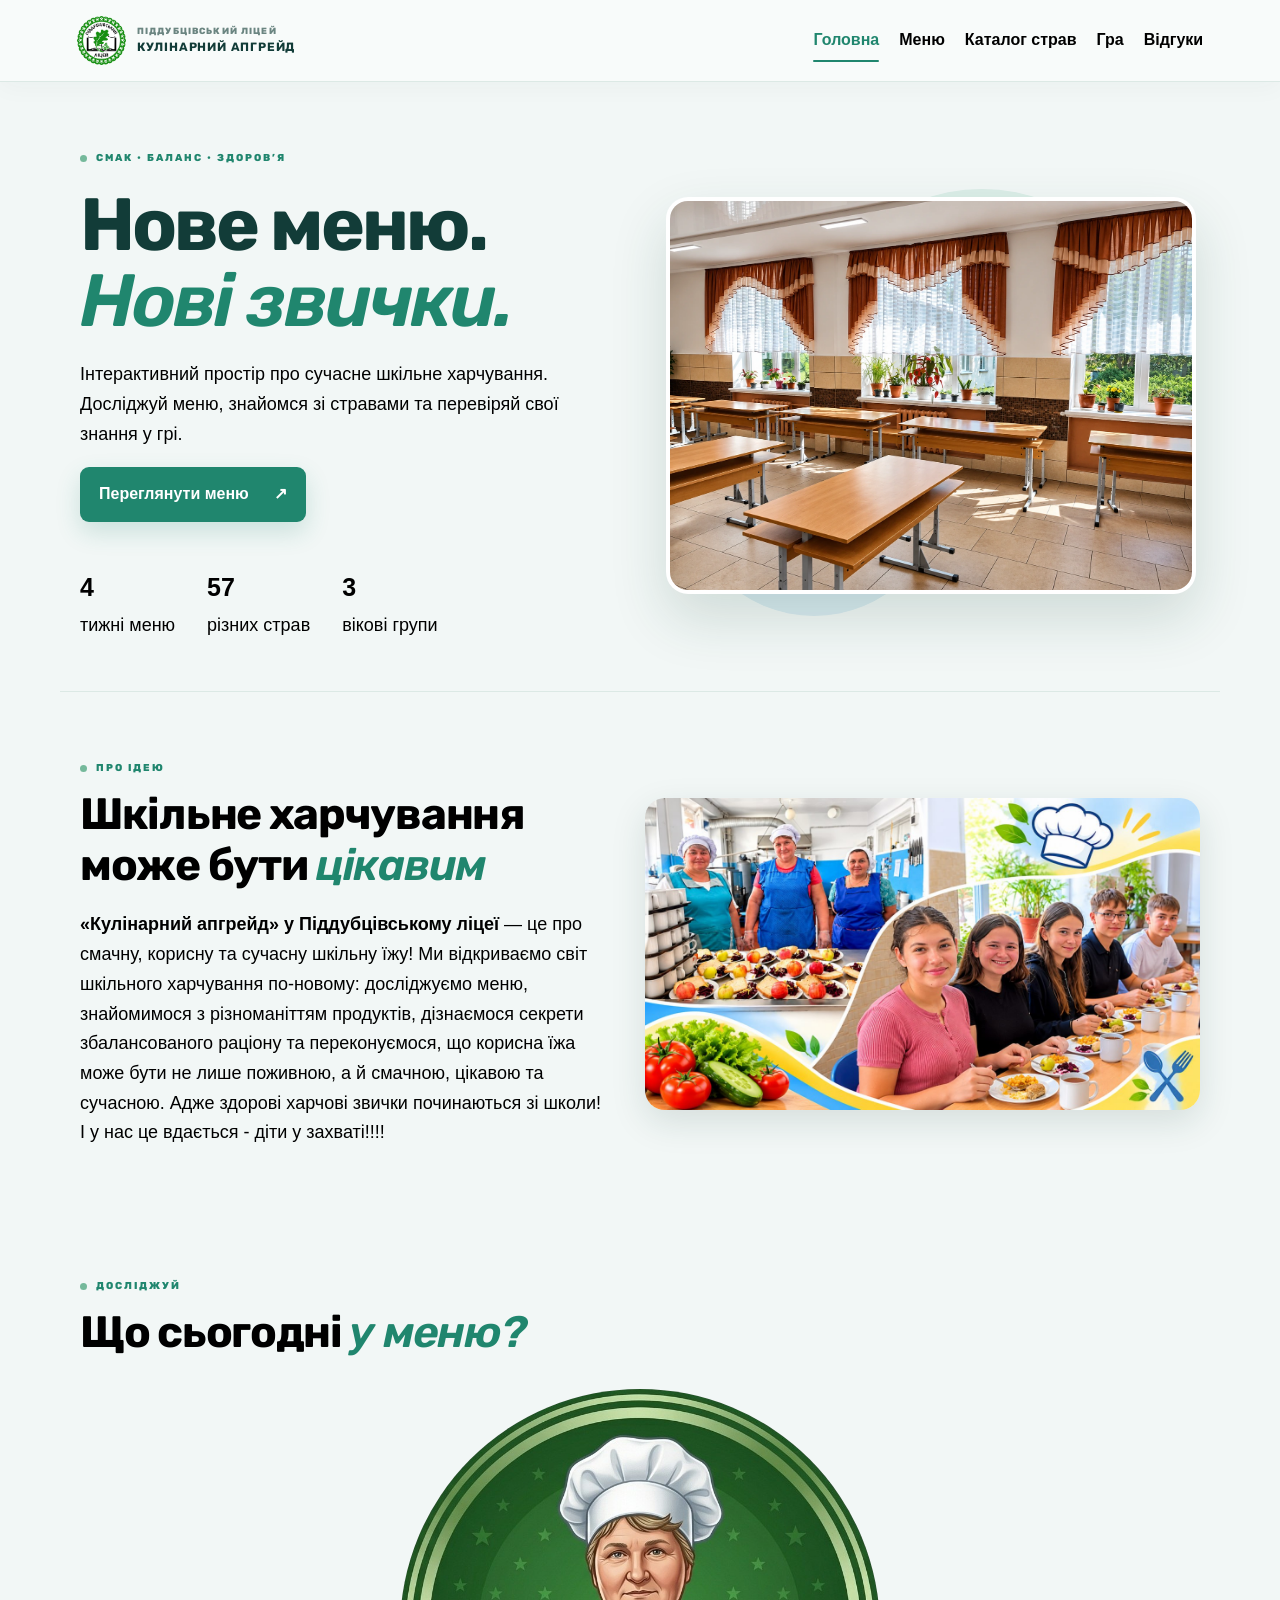
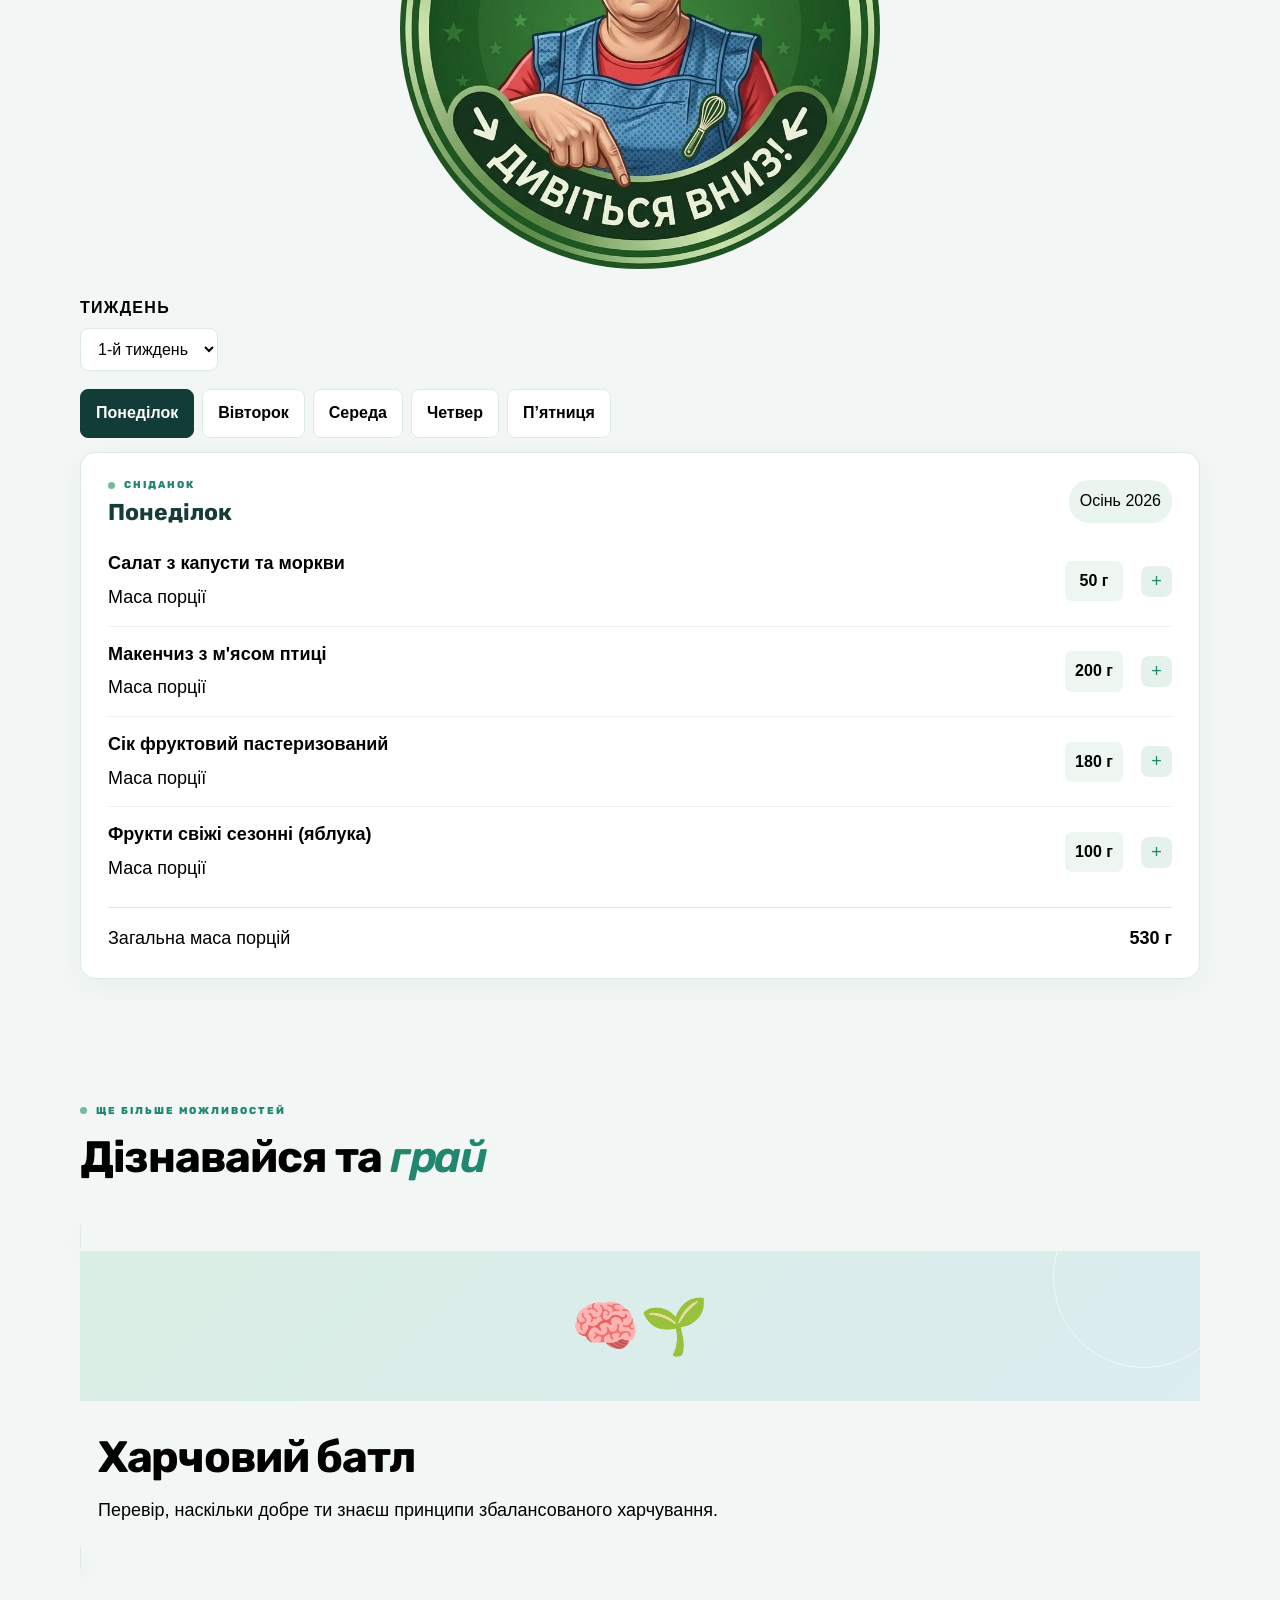
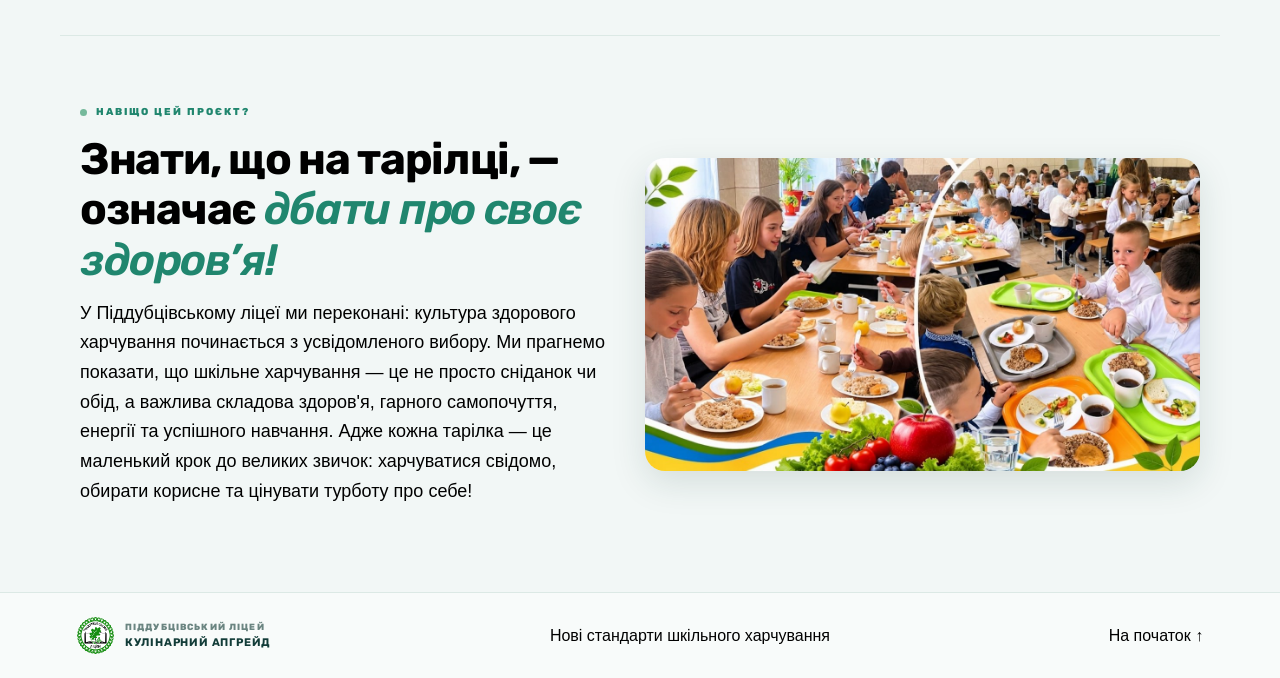
<file: index.html>
<!DOCTYPE html>
<html lang="uk">
  <head>
    <meta charset="utf-8"/>
    <meta content="width=device-width,initial-scale=1" name="viewport"/>
    <title>
      Піддубцівський ліцей — Кулінарний апгрейд
    </title>
    <link href="style.css" rel="stylesheet"/>
  </head>
  <body>
    <header class="top">
      <a class="brand" href="index.html">
        <img alt="Логотип ліцею" src="assets/school-logo.png"/>
        <span class="brand-copy">
          <small>
            ПІДДУБЦІВСЬКИЙ ЛІЦЕЙ
          </small>
          <b>
            КУЛІНАРНИЙ АПГРЕЙД
          </b>
        </span>
      </a>
      <nav id="nav">
        <a class="active" href="index.html">
          Головна
        </a>
        <a class="" href="index.html#menu">
          Меню
        </a>
        <a class="" href="dishes.html">
          Каталог страв
        </a>
        <a class="" href="game.html">
          Гра
        </a>
        <a href="feedback.html">Відгуки</a>
      </nav>
      <button class="navbtn" id="navbtn">
        ☰
      </button>
    </header>
    <main>
      <section class="hero">
        <div>
          <div class="eyebrow">
            СМАК • БАЛАНС • ЗДОРОВ’Я
          </div>
          <h1>
            Нове меню.
            <br/>
            <em>
              Нові звички.
            </em>
          </h1>
          <p>
            Інтерактивний простір про сучасне шкільне харчування. Досліджуй меню, знайомся зі стравами та перевіряй свої знання у грі.
          </p>
          <a class="primary" href="#menu">
            Переглянути меню
            <b>
              ↗
            </b>
          </a>
          <div class="stats">
            <div>
              <strong>
                4
              </strong>
              <small>
                тижні меню
              </small>
            </div>
            <div>
              <strong>
                57
              </strong>
              <small>
                різних страв
              </small>
            </div>
            <div>
              <strong>
                3
              </strong>
              <small>
                вікові групи
              </small>
            </div>
          </div>
        </div>
        <div class="hero-art">
          <div class="orb orb1" aria-hidden="true"></div>
          <div class="orb orb2" aria-hidden="true"></div>
          <div class="hero-photo-wrap">
            <img alt="Світле приміщення ліцею" class="hero-photo" src="assets/school-interior-enhanced.webp"/>
          </div>
        </div>
      </section>
      <section class="intro">
        <div class="intro-copy">
          <div class="eyebrow">
            ПРО ІДЕЮ
          </div>
          <h2>
            Шкільне харчування
            <br/>
            може бути
            <em>
              цікавим
            </em>
          </h2>
          <p class="intro-description">
            <strong>«Кулінарний апгрейд» у Піддубцівському ліцеї</strong> — це про смачну, корисну та сучасну шкільну їжу! Ми відкриваємо світ шкільного харчування по-новому: досліджуємо меню, знайомимося з різноманіттям продуктів, дізнаємося секрети збалансованого раціону та переконуємося, що корисна їжа може бути не лише поживною, а й смачною, цікавою та сучасною. Адже здорові харчові звички починаються зі школи! І у нас це вдається - діти у захваті!!!!
          </p>
        </div>
        <img class="intro-photo" src="assets/culinary-upgrade.png" alt="Працівниці шкільної їдальні та учні Піддубцівського ліцею за обідом" width="1280" height="720" loading="lazy"/>
      </section>
      <section class="section" id="menu">
        <div class="section-head menu-section-head">
          <div>
            <div class="eyebrow">
              ДОСЛІДЖУЙ
            </div>
            <h2>
              Що сьогодні
              <em>
                у меню?
              </em>
            </h2>
          </div>
          <div class="menu-chef">
            <img src="assets/menu-chef.png" alt="Кухарка запрошує переглянути меню: дивіться вниз!" width="1216" height="875"/>
          </div>
        </div>
        <div class="filters">
          <div>
            <label>
              ТИЖДЕНЬ
            </label>
            <select id="week">
              <option value="1">
                1-й тиждень
              </option>
              <option value="2">
                2-й тиждень
              </option>
              <option value="3">
                3-й тиждень
              </option>
              <option value="4">
                4-й тиждень
              </option>
            </select>
          </div>
        </div>
        <div class="days" id="days">
        </div>
        <div class="menu-card">
          <div class="menu-title">
            <div>
              <div class="eyebrow">
                СНІДАНОК
              </div>
              <h3 id="daytitle">
                Понеділок
              </h3>
            </div>
            <span class="tag">
              Осінь 2026
            </span>
          </div>
          <div id="dishlist">
          </div>
          <div class="menu-total">
            <span>
              Загальна маса порцій
            </span>
            <strong id="total">
              0 г
            </strong>
          </div>

        </div>
      </section>
      <section class="section">
        <div class="section-head">
          <div>
            <div class="eyebrow">
              ЩЕ БІЛЬШЕ МОЖЛИВОСТЕЙ
            </div>
            <h2>
              Дізнавайся та
              <em>
                грай
              </em>
            </h2>
          </div>
        </div>

          <a class="quick-card" href="game.html">
            <div class="visual">
              🧠🌱
            </div>
            <div class="inside">
              <h2>
                Харчовий батл
              </h3>
              <p>
                Перевір, наскільки добре ти знаєш принципи збалансованого харчування.
              </p>
            </div>
          </a>
      </section>
      <section class="about">
        <div class="about-copy">
          <div class="eyebrow">
            НАВІЩО ЦЕЙ ПРОЄКТ?
          </div>
          <h2>
            Знати, що на тарілці, — означає <em>дбати про своє здоров’я!</em>
          </h2>
          <p>
            У Піддубцівському ліцеї ми переконані: культура здорового харчування починається з усвідомленого вибору. 
          
            Ми прагнемо показати, що шкільне харчування — це не просто сніданок чи обід, а важлива складова здоров'я, гарного самопочуття, енергії та успішного навчання.
          
        Адже кожна тарілка — це маленький крок до великих звичок: харчуватися свідомо, обирати корисне та цінувати турботу про себе!</strong>
          </p>
        </div>
        <img class="about-photo" src="assets/school-lunch-collage.png" alt="Учні Піддубцівського ліцею обідають у шкільній їдальні" width="1280" height="720" loading="lazy"/>
      </section>
    </main>
    <footer>
      <a class="brand footer-brand" href="index.html">
        <img alt="" src="assets/school-logo.png"/>
        <span class="brand-copy">
          <small>
            ПІДДУБЦІВСЬКИЙ ЛІЦЕЙ
          </small>
          <b>
            КУЛІНАРНИЙ АПГРЕЙД
          </b>
        </span>
      </a>
      <span>
        Нові стандарти шкільного харчування
      </span>
      <a href="#">
        На початок ↑
      </a>
    </footer>
    <script src="menu-data.js">
    </script>
    <script src="site.js">
    </script>
  </body>
</html>
</file>
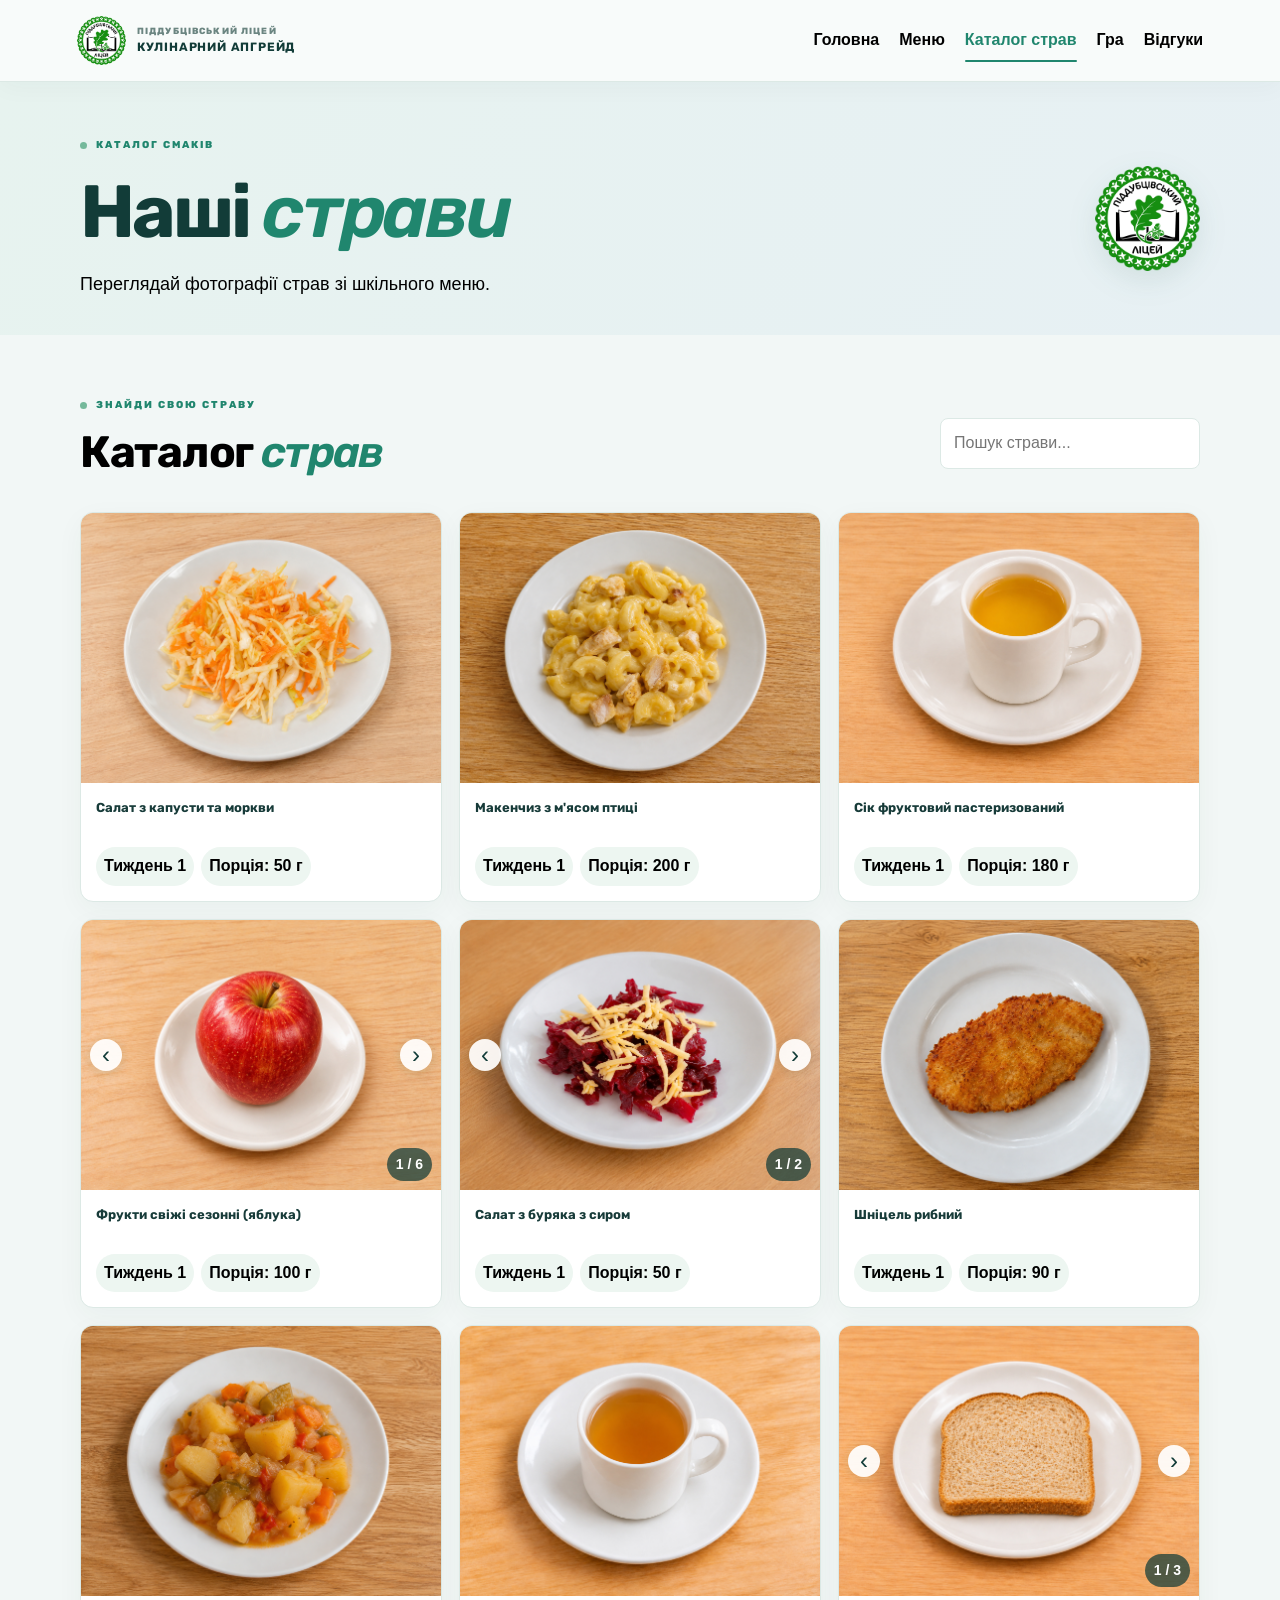
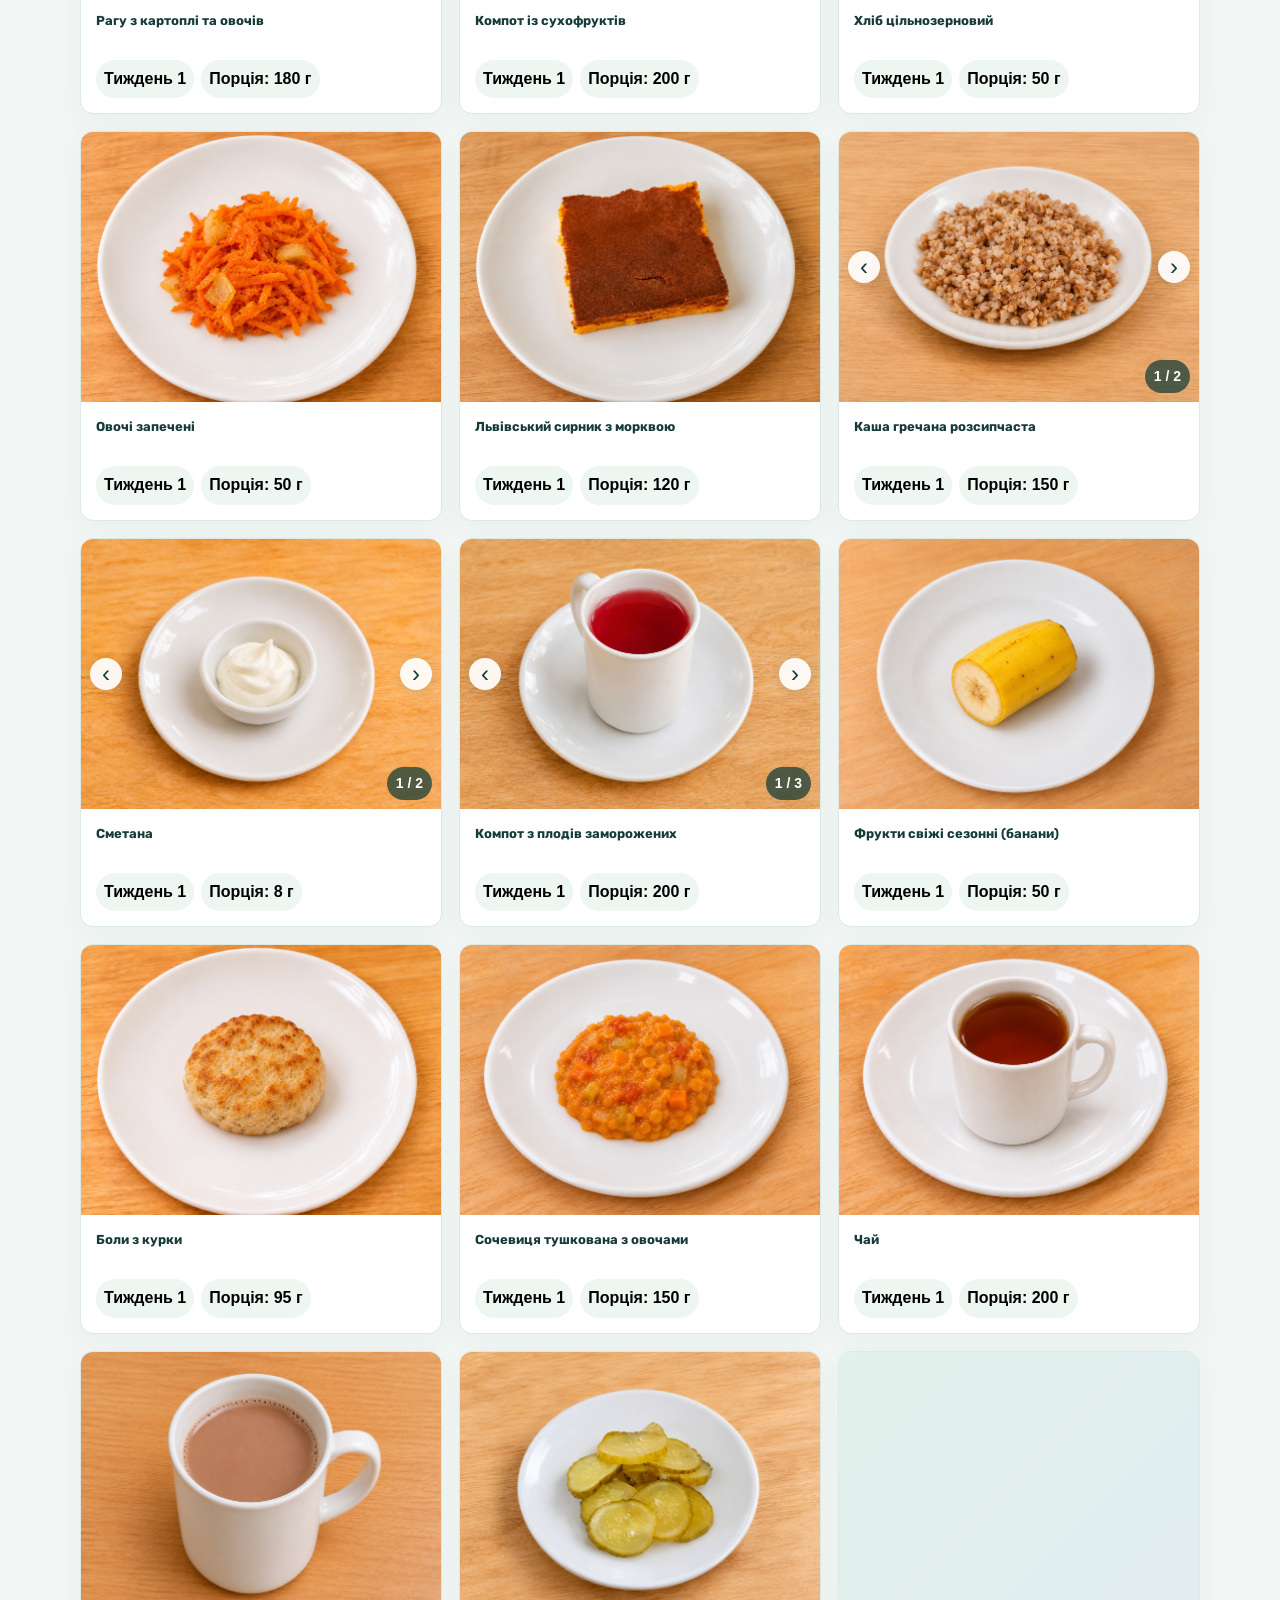
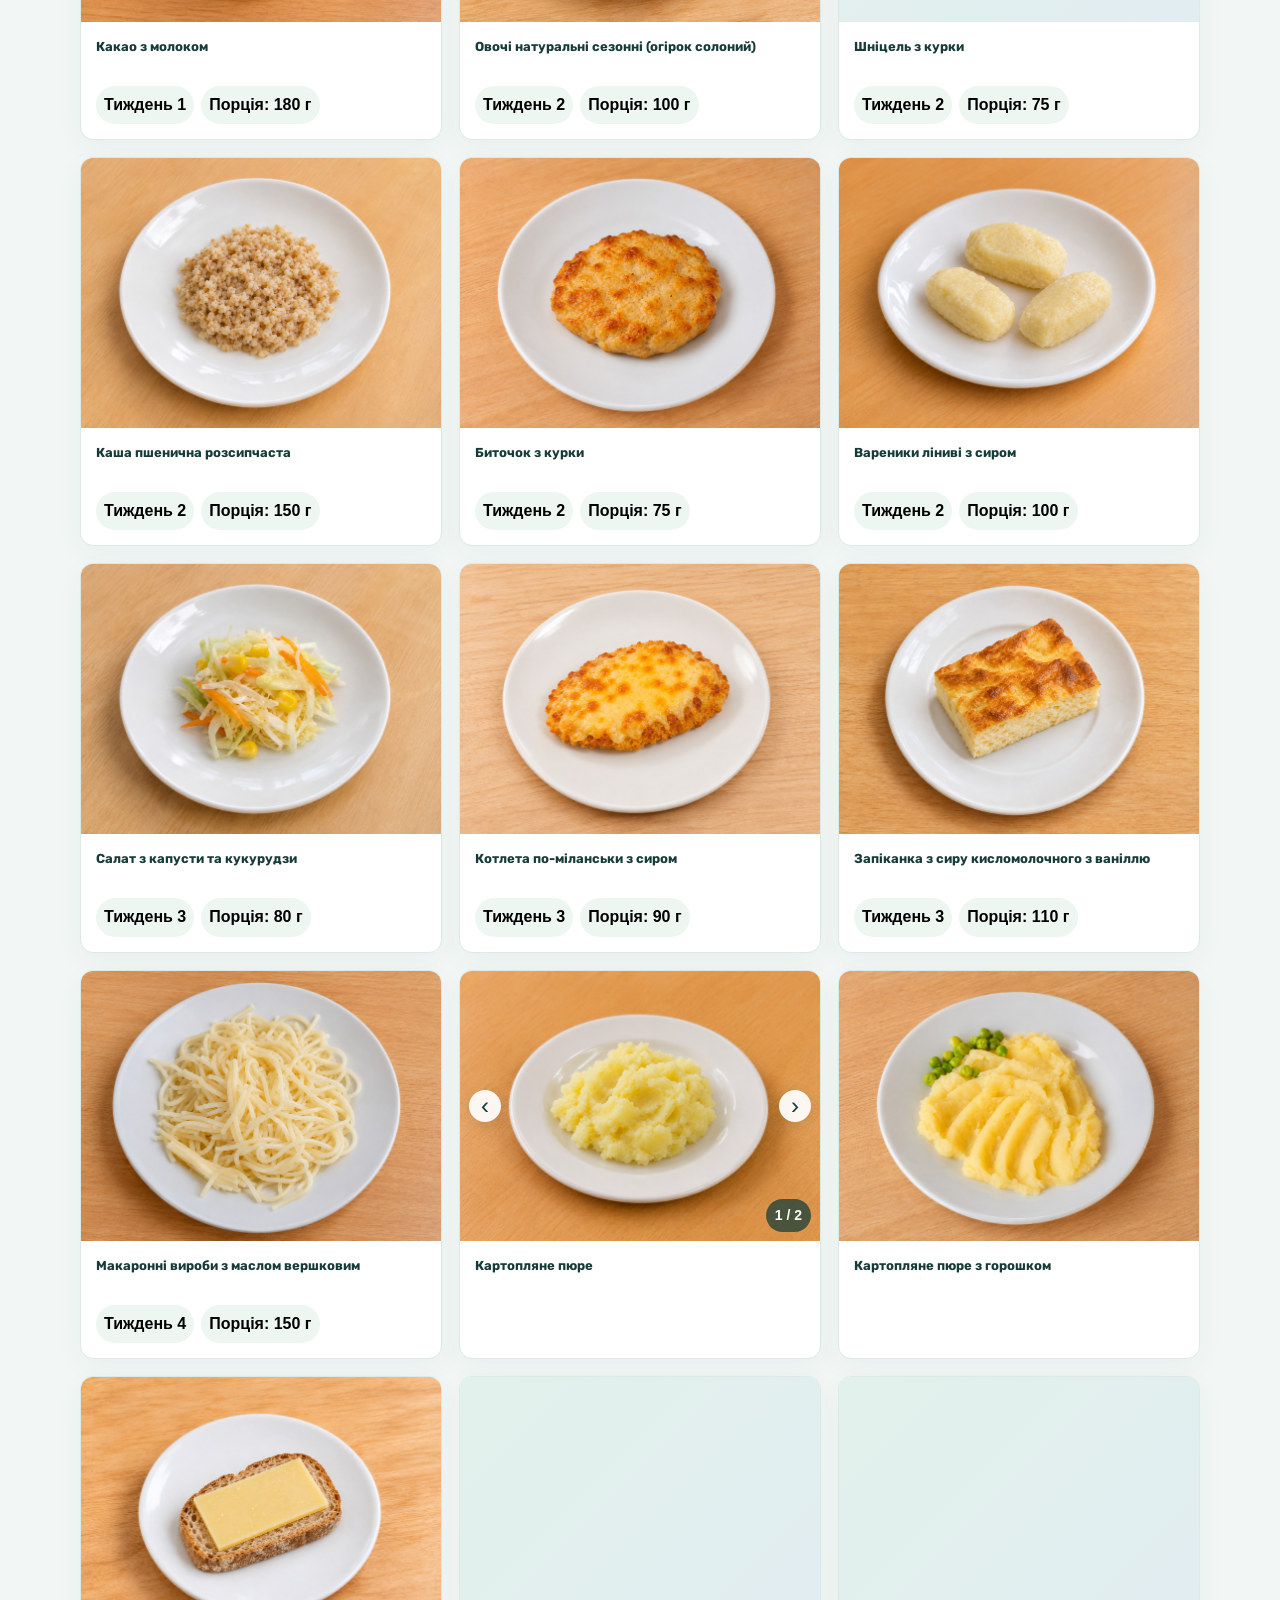
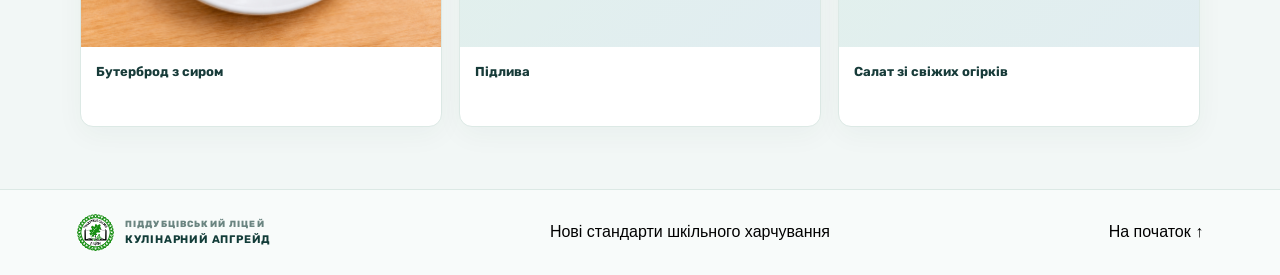
<file: dishes.html>
<!DOCTYPE html>
<html lang="uk">
  <head>
    <meta charset="utf-8"/>
    <meta content="width=device-width,initial-scale=1" name="viewport"/>
    <title>
      Каталог страв — Піддубцівський ліцей
    </title>
    <link href="style.css" rel="stylesheet"/>
  </head>
  <body>
    <header class="top">
      <a class="brand" href="index.html">
        <img alt="Логотип ліцею" src="assets/school-logo.png"/>
        <span class="brand-copy">
          <small>
            ПІДДУБЦІВСЬКИЙ ЛІЦЕЙ
          </small>
          <b>
            КУЛІНАРНИЙ АПГРЕЙД
          </b>
        </span>
      </a>
      <nav id="nav">
        <a class="" href="index.html">
          Головна
        </a>
        <a class="" href="index.html#menu">
          Меню
        </a>
        <a class="active" href="dishes.html">
        Каталог страв
        </a>
        <a class="" href="game.html">
          Гра
        </a>
        <a href="feedback.html">Відгуки</a>
      </nav>
      <button class="navbtn" id="navbtn">
        ☰
      </button>
    </header>
    <main>
      <section class="page-hero">
        <div class="wrap">
          <div>
            <div class="eyebrow">
              КАТАЛОГ СМАКІВ
            </div>
            <h1>
              Наші
              <em>
                страви
              </em>
            </h1>
            <p>
              Переглядай фотографії страв зі шкільного меню.
            </p>
          </div>
          <img alt="Логотип ліцею" class="mini-logo" src="assets/school-logo.png"/>
        </div>
      </section>
      <section class="section" id="catalog">
        <div class="catalog-tools">
          <div>
            <div class="eyebrow">
              ЗНАЙДИ СВОЮ СТРАВУ
            </div>
            <h2>
              Каталог
              <em>
                страв
              </em>
            </h2>
          </div>
          <input class="search" id="search" placeholder="Пошук страви..." type="search"/>
        </div>
        <div class="dish-grid" id="dishgrid">
        </div>

      </section>
    </main>
    <footer>
      <a class="brand footer-brand" href="index.html">
        <img alt="" src="assets/school-logo.png"/>
        <span class="brand-copy">
          <small>
            ПІДДУБЦІВСЬКИЙ ЛІЦЕЙ
          </small>
          <b>
            КУЛІНАРНИЙ АПГРЕЙД
          </b>
        </span>
      </a>
      <span>
        Нові стандарти шкільного харчування
      </span>
      <a href="#">
        На початок ↑
      </a>
    </footer>
    <script src="menu-data.js">
    </script>
    <script src="dishes.js">
    </script>
  </body>
</html>
</file>
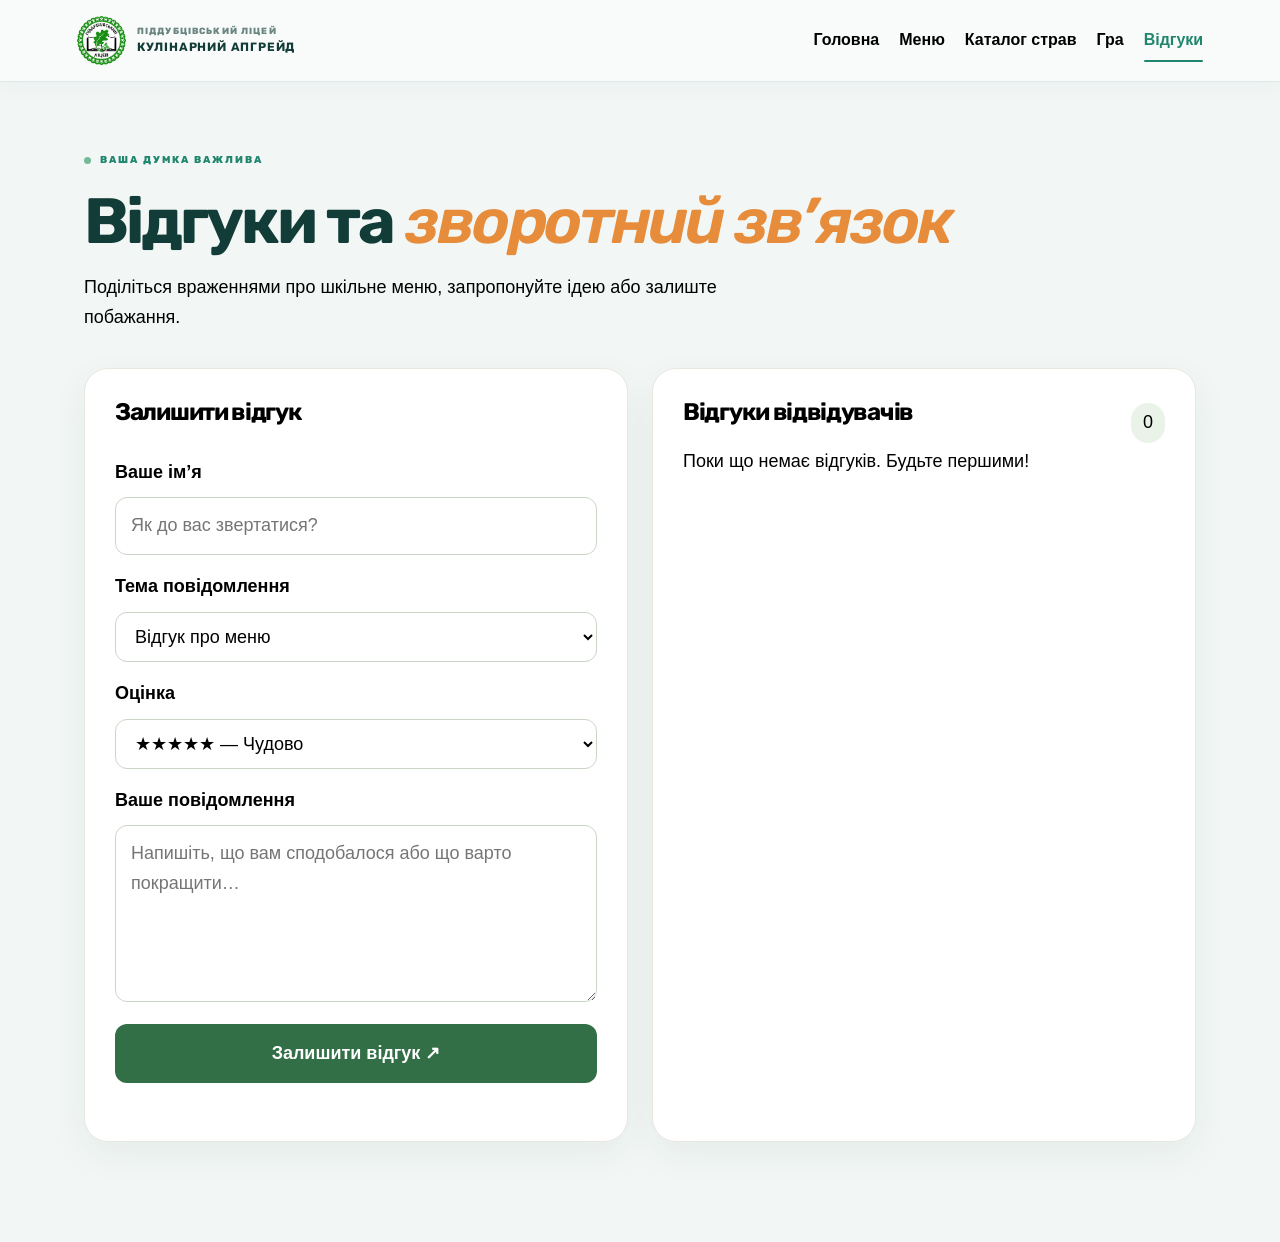
<file: feedback.html>
<!DOCTYPE html>
<html lang="uk">
  <head>
    <meta charset="utf-8">
    <meta name="viewport" content="width=device-width,initial-scale=1">
    <title>Відгуки та зворотний зв’язок — Кулінарний апгрейд</title>
    <link rel="stylesheet" href="style.css">
    <link rel="stylesheet" href="feedback.css">
  </head>

  <body>
    <header class="top">
      <a class="brand" href="index.html">
        <img src="assets/school-logo.png" alt="Логотип ліцею">
        <span class="brand-copy">
          <small>ПІДДУБЦІВСЬКИЙ ЛІЦЕЙ</small>
          <b>КУЛІНАРНИЙ АПГРЕЙД</b>
        </span>
      </a>

      <nav id="nav">
        <a href="index.html">Головна</a>
        <a href="index.html#menu">Меню</a>
        <a href="dishes.html">Каталог страв</a>
        <a href="game.html">Гра</a>
        <a class="active" href="feedback.html">Відгуки</a>
      </nav>

      <button class="navbtn" id="navbtn" aria-label="Відкрити меню">☰</button>
    </header>

    <main class="feedback-main">
      <div class="eyebrow">ВАША ДУМКА ВАЖЛИВА</div>
      <h1>Відгуки та <em>зворотний зв’язок</em></h1>
      <p class="feedback-lead">
        Поділіться враженнями про шкільне меню, запропонуйте ідею або залиште побажання.
      </p>

      <div class="feedback-layout">
        <section class="feedback-panel">
          <h2>Залишити відгук</h2>

          <form id="feedback-form">
            <label for="author">Ваше ім’я</label>
            <input id="author" name="author" maxlength="60" placeholder="Як до вас звертатися?" required>

            <label for="kind">Тема повідомлення</label>
            <select id="kind" name="kind">
              <option>Відгук про меню</option>
              <option>Пропозиція</option>
              <option>Запитання</option>
              <option>Інше</option>
            </select>

            <label for="rating">Оцінка</label>
            <select id="rating" name="rating">
              <option value="5">★★★★★ — Чудово</option>
              <option value="4">★★★★☆ — Добре</option>
              <option value="3">★★★☆☆ — Нормально</option>
              <option value="2">★★☆☆☆ — Можна краще</option>
              <option value="1">★☆☆☆☆ — Не сподобалося</option>
            </select>

            <label for="message">Ваше повідомлення</label>
            <textarea
              id="message"
              name="message"
              rows="5"
              maxlength="1200"
              placeholder="Напишіть, що вам сподобалося або що варто покращити…"
              required
            ></textarea>

            <button class="feedback-submit" type="submit">Залишити відгук ↗</button>
            <p id="feedback-status" role="status" aria-live="polite"></p>
          </form>
        </section>

        <section class="feedback-panel">
          <div class="feedback-heading">
            <h2>Відгуки відвідувачів</h2>
            <span id="feedback-count">0</span>
          </div>

          <div id="feedback-list" class="feedback-list">
            <p class="feedback-empty">Поки що немає відгуків. Будьте першими!</p>
          </div>
        </section>
      </div>
    </main>

    <script src="site.js"></script>
    <script src="feedback.js"></script>
  </body>
</html>
</file>
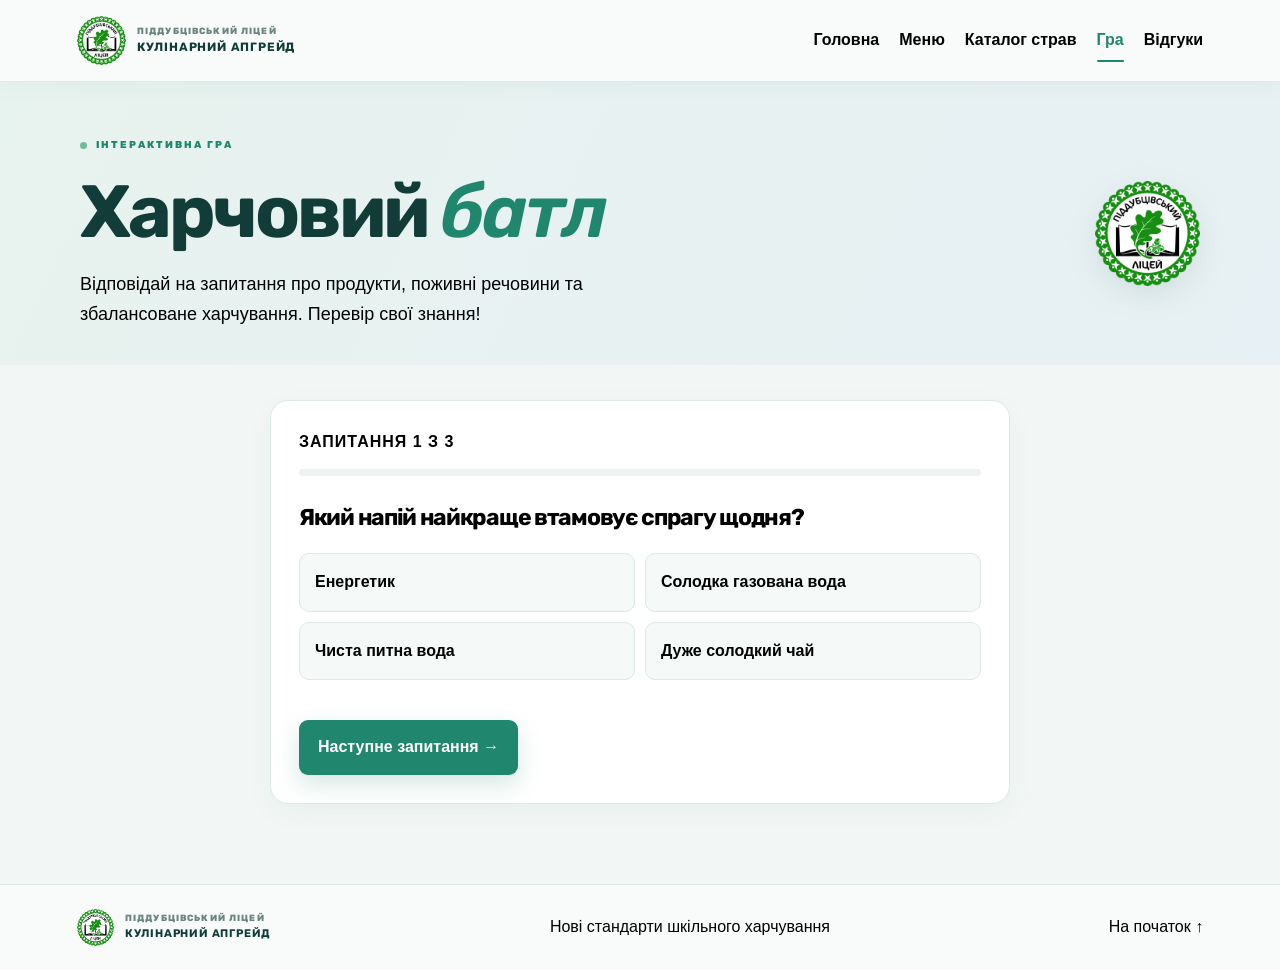
<file: game.html>
<!DOCTYPE html>
<html lang="uk">
  <head>
    <meta charset="utf-8"/>
    <meta content="width=device-width,initial-scale=1" name="viewport"/>
    <title>
      Харчовий батл — Піддубцівський ліцей
    </title>
    <link href="style.css" rel="stylesheet"/>
  </head>
  <body>
    <header class="top">
      <a class="brand" href="index.html">
        <img alt="Логотип ліцею" src="assets/school-logo.png"/>
        <span class="brand-copy">
          <small>
            ПІДДУБЦІВСЬКИЙ ЛІЦЕЙ
          </small>
          <b>
            КУЛІНАРНИЙ АПГРЕЙД
          </b>
        </span>
      </a>
      <nav id="nav">
        <a class="" href="index.html">
          Головна
        </a>
        <a class="" href="index.html#menu">
          Меню
        </a>
        <a class="" href="dishes.html">
          Каталог страв
        </a>
        <a class="active" href="game.html">
          Гра
        </a>
        <a href="feedback.html">Відгуки</a>
      </nav>
      <button class="navbtn" id="navbtn">
        ☰
      </button>
    </header>
    <main>
      <section class="page-hero">
        <div class="wrap">
          <div>
            <div class="eyebrow">
              ІНТЕРАКТИВНА ГРА
            </div>
            <h1>
              Харчовий
              <em>
                батл
              </em>
            </h1>
            <p>
              Відповідай на запитання про продукти, поживні речовини та збалансоване харчування. Перевір свої знання!
            </p>
          </div>
          <img alt="Логотип ліцею" class="mini-logo" src="assets/school-logo.png"/>
        </div>
      </section>
      <section class="game-shell">
        <div class="game-card" id="game">
          <div class="question-count" id="counter">
            ЗАПИТАННЯ 1 З 6
          </div>
          <div class="progress">
            <span id="progress">
            </span>
          </div>
          <div id="quiz">
            <h2 class="question" id="question">
            </h2>
            <div class="answers" id="answers">
            </div>
            <div class="feedback" id="feedback">
            </div>
            <button class="primary next" hidden="" id="next">
              Наступне запитання →
            </button>
          </div>
          <div class="result" hidden="" id="result">
            <div class="big">
              🏆
            </div>
            <h2>
              Гру завершено!
            </h2>
            <p id="score">
            </p>
            <button class="primary" id="restart">
              Грати ще раз ↻
            </button>
          </div>
        </div>
      </section>
    </main>
    <footer>
      <a class="brand footer-brand" href="index.html">
        <img alt="" src="assets/school-logo.png"/>
        <span class="brand-copy">
          <small>
            ПІДДУБЦІВСЬКИЙ ЛІЦЕЙ
          </small>
          <b>
            КУЛІНАРНИЙ АПГРЕЙД
          </b>
        </span>
      </a>
      <span>
        Нові стандарти шкільного харчування
      </span>
      <a href="#">
        На початок ↑
      </a>
    </footer>
    <script src="game.js">
    </script>
  </body>
</html>
</file>
<file: style.css>
@import url('https://fonts.jamesking.io/karrik/font.css');
@import url('https://fonts.googleapis.com/css2?family=Rubik:ital,wght@0,400;0,500;0,600;0,700;0,800;1,400;1,600&display=swap');
:root {
  --site-font: 'Karrik UA','Karrik','Rubik',Arial,sans-serif;
}

:root {
  --bg: #f2f7f6;
  --ink: #173b39;
  --muted: #6b8581;
  --green: #20866e;
  --mint: #b9e3d1;
  --blue: #dcecf0;
  --line: #dce9e5;
  --white: #fff;
  --deep: #123c38;
  --pale: #eaf5ef;
}

* {
  box-sizing: border-box;
}

html {
  scroll-behavior: smooth;
}

body {
  margin: 0;
  background: var(--bg);
  color: var(--ink);
  font-family: var(--site-font);
}

a {
  color: inherit;
  text-decoration: none;
}

button,input,select {
  font: inherit;
}

.top {
  height: 82px;
  display: flex;
  align-items: center;
  justify-content: space-between;
  padding: 0 max(calc((100vw - 1160px)/2),6%);
  background: #f8fbfa;
  border-bottom: 1px solid var(--line);
  position: sticky;
  top: 0;
  z-index: 9;
}

.brand {
  display: flex;
  align-items: center;
  gap: 11px;
  font-size: 10px;
  line-height: 1.2;
  letter-spacing: 1.4px;
  font-weight: 700;
}

.brand img {
  width: 49px;
  height: 49px;
  object-fit: contain;
  border-radius: 50%;
  background: #fff;
}

.brand b {
  font-size: 13px;
  letter-spacing: 1.8px;
}

.top nav {
  display: flex;
  gap: 30px;
  color: #58736e;
  font-size: 12px;
  font-weight: 800;
}

.top nav a:hover,.top nav a.active {
  color: var(--green);
}

.navbtn {
  display: none;
  border: 0;
  background: none;
  font-size: 22px;
  color: var(--ink);
}

main {
  min-height: 70vh;
}

.wrap {
  max-width: 1160px;
  margin: auto;
  padding-left: 20px;
  padding-right: 20px;
}

.eyebrow {
  font-size: 10px;
  letter-spacing: 2px;
  color: var(--green);
  font-weight: 800;
  display: flex;
  align-items: center;
  gap: 9px;
}

.eyebrow:before {
  content: '';
  width: 7px;
  height: 7px;
  border-radius: 50%;
  background: #75b99b;
}

h1,h2,h3,p {
  margin-top: 0;
}

h1 {
  font-size: clamp(46px,6vw,74px);
  line-height: 1.04;
  letter-spacing: -3px;
  color: var(--deep);
  margin: 20px 0;
}

h1 em,h2 em {
  font-family: var(--site-font);
  color: var(--green);
  font-weight: 600;
}

h2 {
  font-size: clamp(30px,4vw,44px);
  line-height: 1.15;
  letter-spacing: -1.3px;
  margin: 13px 0;
}

.primary {
  background: var(--green);
  color: white;
  padding: 14px 19px;
  border-radius: 9px;
  display: inline-flex;
  gap: 25px;
  align-items: center;
  font-size: 12px;
  font-weight: 800;
  box-shadow: 0 10px 24px #20866e30;
  border: 0;
  cursor: pointer;
}

.primary:hover {
  background: #176d5b;
}

.secondary {
  border: 1px solid #c8ddd4;
  color: var(--green);
  background: #fff;
  padding: 12px 16px;
  border-radius: 8px;
  font-size: 12px;
  font-weight: 800;
  cursor: pointer;
}

.hero {
  max-width: 1160px;
  margin: auto;
  min-height: 570px;
  padding: 68px 20px 50px;
  display: grid;
  grid-template-columns: 1fr 1fr;
  align-items: center;
  gap: 45px;
}

.hero-copy>p {
  max-width: 490px;
  color: var(--muted);
  font-size: 14px;
  line-height: 1.9;
  margin-bottom: 27px;
}

.hero-art {
  height: 420px;
  position: relative;
  display: grid;
  place-items: center;
}

.orb {
  position: absolute;
  border-radius: 50%;
}

.orb1 {
  width: 350px;
  height: 350px;
  background: #dceee8;
  right: 8%;
  top: 7%;
}

.orb2 {
  width: 260px;
  height: 260px;
  background: #d9eaf0;
  left: 4%;
  bottom: 4%;
}

.hero-photo-wrap {
  position: relative;
  z-index: 2;
  display: grid;
  place-items: center;
  gap: 12px;
}

.hero-photo {
  width: 290px;
  height: 290px;
  object-fit: cover;
  display: block;
  filter: drop-shadow(0 22px 22px #17483a20);
  background: #ffffffd9;
  border-radius: 28px;
  padding: 8px;
  border: 10px solid #ffffffa8;
}

.float-card {
  position: absolute;
  z-index: 3;
  bottom: 25px;
  right: 0;
  background: white;
  padding: 14px 17px;
  border-radius: 13px;
  box-shadow: 0 15px 40px #23483b18;
  display: flex;
  align-items: center;
  gap: 12px;
}

.float-card>span {
  font-size: 26px;
}

.float-card div {
  display: grid;
  gap: 4px;
}

.float-card b {
  font-size: 12px;
}

.float-card small {
  font-size: 10px;
  color: var(--muted);
}

.stats {
  display: flex;
  gap: 32px;
  margin-top: 45px;
}

.stats div {
  display: grid;
  gap: 3px;
}

.stats strong {
  font-size: 25px;
}

.stats small {
  font-size: 10px;
  color: var(--muted);
}

.intro,.about {
  max-width: 1160px;
  margin: auto;
  padding: 68px 20px;
  display: grid;
  grid-template-columns: 1fr 1fr;
  gap: 65px;
  align-items: center;
  border-top: 1px solid var(--line);
}

.intro p,.about p {
  font-size: 13px;
  color: var(--muted);
  line-height: 1.9;
}

.intro,.about {
  grid-template-columns: minmax(0, 1fr) minmax(0, 1.05fr);
  gap: 36px;
}

.intro-copy,.about-copy {
  min-width: 0;
}

.intro .intro-description {
  font-family: Arial, Helvetica, sans-serif;
  font-size: 18px;
  font-weight: 400;
  color: #000;
  line-height: 1.65;
  margin: 20px 0 0;
}

.intro-description strong {
  font-weight: 700;
}

.intro-photo,.about-photo {
  display: block;
  width: 100%;
  height: auto;
  border-radius: 20px;
  box-shadow: 0 12px 35px rgba(23, 59, 57, .13);
}

.section {
  max-width: 1160px;
  margin: auto;
  padding: 62px 20px;
}

.section-head {
  display: flex;
  justify-content: space-between;
  align-items: end;
  gap: 28px;
  margin-bottom: 26px;
}

.section-head>p {
  max-width: 370px;
  color: var(--muted);
  font-size: 12px;
  line-height: 1.8;
  margin: 0;
}

.quick-cards {
  display: grid;
  grid-template-columns: repeat(3,1fr);
  gap: 16px;
}

.quick-card {
  background: #fff;
  border: 1px solid var(--line);
  border-radius: 14px;
  overflow: hidden;
  transition: .2s;
}

.quick-card:hover,.dish-card:hover {
  transform: translateY(-4px);
  box-shadow: 0 15px 35px #244b4214;
}

.visual {
  height: 150px;
  display: grid;
  place-items: center;
  background: linear-gradient(135deg,#d9eee4,#dcecf0);
  font-size: 55px;
  position: relative;
  overflow: hidden;
}

.visual:after {
  content: '';
  position: absolute;
  width: 180px;
  height: 180px;
  border: 1px solid #ffffff99;
  border-radius: 50%;
  right: -35px;
  top: -65px;
}

.quick-card .inside {
  padding: 18px;
}

.quick-card h3 {
  font-size: 15px;
  margin: 0 0 7px;
}

.quick-card p {
  font-size: 11px;
  color: var(--muted);
  line-height: 1.7;
  margin: 0;
}

.filters {
  display: flex;
  gap: 14px;
  flex-wrap: wrap;
  margin-bottom: 18px;
}

.filters label {
  display: block;
  font-size: 9px;
  font-weight: 800;
  letter-spacing: 1.3px;
  color: var(--muted);
  margin-bottom: 7px;
}

.filters select,.search {
  border: 1px solid var(--line);
  background: #fff;
  color: var(--ink);
  padding: 11px 13px;
  border-radius: 8px;
  font-size: 12px;
  outline-color: var(--green);
}

.days {
  display: flex;
  gap: 8px;
  flex-wrap: wrap;
  margin-bottom: 14px;
}

.daybtn {
  border: 1px solid var(--line);
  background: #fff;
  padding: 10px 15px;
  border-radius: 8px;
  color: #66817b;
  font-size: 11px;
  font-weight: 800;
  cursor: pointer;
}

.daybtn.active,.daybtn:hover {
  background: var(--deep);
  color: #fff;
  border-color: var(--deep);
}

.menu-card {
  background: #fff;
  border: 1px solid var(--line);
  border-radius: 15px;
  padding: 24px 27px;
  box-shadow: 0 15px 40px #244b4208;
}

.menu-title {
  display: flex;
  justify-content: space-between;
  align-items: center;
  margin-bottom: 10px;
}

.menu-title h3 {
  font-size: 23px;
  margin: 5px 0 0;
}

.tag {
  font-size: 10px;
  color: var(--green);
  background: #eaf5ef;
  padding: 8px 11px;
  border-radius: 20px;
}

.dishrow {
  display: grid;
  grid-template-columns: 1fr auto auto;
  gap: 18px;
  align-items: center;
  padding: 13px 0;
  border-bottom: 1px solid #edf2ef;
}

.dishrow:last-child {
  border: 0;
}

.dishname {
  font-size: 12px;
  font-weight: 800;
}

.dishkind {
  font-size: 10px;
  color: var(--muted);
  margin-top: 4px;
}

.grams {
  font-size: 11px;
  font-weight: 800;
  background: #edf6f1;
  color: var(--green);
  padding: 7px 10px;
  border-radius: 7px;
  min-width: 58px;
  text-align: center;
}

.addbtn {
  border: 0;
  background: #e5f2ec;
  color: var(--green);
  font-size: 18px;
  width: 31px;
  height: 31px;
  border-radius: 8px;
  cursor: pointer;
}

.menu-total {
  display: flex;
  justify-content: space-between;
  border-top: 1px solid var(--line);
  padding-top: 16px;
  margin-top: 10px;
  color: var(--muted);
  font-size: 11px;
}

.menu-total strong {
  color: var(--deep);
  font-size: 17px;
}

.note {
  font-size: 10px;
  color: #80938e;
  line-height: 1.7;
  background: #f4f8f6;
  padding: 12px;
  border-radius: 8px;
  margin: 16px 0 0;
}

.builder {
  background: #eaf3f1;
  max-width: none;
  padding: 65px max(calc((100vw - 1120px)/2),6%);
}

.builder-grid {
  display: grid;
  grid-template-columns: 1.5fr 1fr;
  gap: 17px;
}

.builder-panel,.result-panel {
  background: #fff;
  border-radius: 14px;
  padding: 22px;
}

.builder-top {
  display: flex;
  justify-content: space-between;
  font-size: 12px;
}

.textbtn {
  border: 0;
  background: none;
  color: var(--green);
  font-size: 11px;
  font-weight: 800;
  cursor: pointer;
}

.empty {
  font-size: 11px;
  color: var(--muted);
  padding: 23px 0;
}

.buildrow {
  display: flex;
  justify-content: space-between;
  padding: 11px 0;
  border-bottom: 1px solid var(--line);
  font-size: 11px;
}

.buildrow button {
  border: 0;
  background: none;
  color: #a3b5af;
  cursor: pointer;
}

.result-panel {
  background: var(--deep);
  color: #fff;
  display: flex;
  flex-direction: column;
  align-items: flex-start;
  justify-content: center;
}

.result-panel .eyebrow {
  color: #a6d9bf;
}

.result-panel>strong {
  font-size: 45px;
  margin: 12px 0 0;
}

.result-panel>strong small {
  font-size: 16px;
}

.result-panel p {
  color: #b9d0c9;
  font-size: 10px;
}

footer {
  border-top: 1px solid var(--line);
  padding: 24px max(calc((100vw - 1160px)/2),6%);
  display: flex;
  align-items: center;
  justify-content: space-between;
  color: var(--muted);
  font-size: 10px;
  background: #f8fbfa;
}

.footer-brand img {
  width: 37px;
  height: 37px;
}

.page-hero {
  padding: 55px 20px 35px;
  background: linear-gradient(115deg,#e7f3ef,#e7f0f4);
}

.page-hero .wrap {
  display: flex;
  justify-content: space-between;
  align-items: center;
  gap: 25px;
}

.page-hero p {
  font-size: 12px;
  color: var(--muted);
  line-height: 1.8;
  max-width: 550px;
  margin: 0;
}

.page-hero .mini-logo {
  width: 105px;
  height: 105px;
  object-fit: contain;
  filter: drop-shadow(0 10px 14px #1b55441a);
}

.catalog-tools {
  display: flex;
  justify-content: space-between;
  align-items: center;
  gap: 15px;
  margin-bottom: 22px;
  flex-wrap: wrap;
}

.search {
  min-width: 260px;
}

.dish-grid {
  display: grid;
  grid-template-columns: repeat(3,1fr);
  gap: 17px;
}

.dish-card {
  background: #fff;
  border: 1px solid var(--line);
  border-radius: 13px;
  overflow: hidden;
  transition: .2s;
}

.photo-slot {
  height: 175px;
  background: linear-gradient(135deg,#e2f1eb,#e1edf1);
  position: relative;
  display: grid;
  place-items: center;
  overflow: hidden;
}

.photo-slot img {
  width: 100%;
  height: 100%;
  object-fit: cover;
  display: none;
}

.photo-slot.has-photo img {
  display: block;
}

.photo-slot.has-photo .placeholder {
  display: none;
}

.placeholder {
  text-align: center;
  color: #75938a;
}

.placeholder span {
  font-size: 39px;
  display: block;
  margin-bottom: 7px;
}

.placeholder small {
  font-size: 9px;
  letter-spacing: 1px;
  font-weight: 800;
}

.dish-info {
  padding: 15px;
}

.dish-info h3 {
  font-size: 13px;
  line-height: 1.5;
  margin: 0 0 10px;
  min-height: 39px;
}

.dish-meta {
  display: flex;
  gap: 7px;
  flex-wrap: wrap;
}

.pill {
  font-size: 9px;
  background: #edf6f1;
  color: var(--green);
  padding: 6px 8px;
  border-radius: 20px;
  font-weight: 800;
}

.photo-controls {
  padding: 0 15px 15px;
  display: flex;
  justify-content: space-between;
  align-items: center;
}

.upload {
  font-size: 10px;
  color: var(--green);
  font-weight: 800;
  cursor: pointer;
}

.upload input {
  display: none;
}

.remove-photo {
  border: 0;
  background: none;
  color: #92a69f;
  font-size: 10px;
  cursor: pointer;
}

.game-shell {
  max-width: 780px;
  margin: 35px auto 80px;
  padding: 0 20px;
}

.game-card {
  background: #fff;
  border: 1px solid var(--line);
  border-radius: 18px;
  padding: 28px;
  box-shadow: 0 18px 45px #23483b0b;
}

.progress {
  height: 7px;
  background: #edf3f0;
  border-radius: 10px;
  overflow: hidden;
  margin: 14px 0 25px;
}

.progress span {
  display: block;
  height: 100%;
  background: var(--green);
  width: 0;
  transition: .3s;
}

.question-count {
  font-size: 10px;
  color: var(--muted);
  font-weight: 800;
  letter-spacing: 1px;
}

.question {
  font-size: 23px;
  line-height: 1.4;
  margin: 12px 0 20px;
}

.answers {
  display: grid;
  grid-template-columns: 1fr 1fr;
  gap: 10px;
}

.answer {
  background: #f5f9f7;
  border: 1px solid var(--line);
  border-radius: 10px;
  padding: 15px;
  text-align: left;
  color: var(--ink);
  font-size: 12px;
  font-weight: 700;
  cursor: pointer;
}

.answer:hover {
  border-color: var(--green);
  background: #eef7f2;
}

.answer.correct {
  background: #e3f5e9;
  border-color: #70b98d;
}

.answer.wrong {
  background: #fff0ed;
  border-color: #e5a39a;
}

.feedback {
  min-height: 30px;
  padding-top: 15px;
  font-size: 12px;
  font-weight: 800;
}

.next {
  margin-top: 10px;
}

.result {
  text-align: center;
  padding: 22px;
}

.result .big {
  font-size: 65px;
}

.result h2 {
  font-size: 30px;
}

.result p {
  color: var(--muted);
  font-size: 13px;
  line-height: 1.8;
}

@media(max-width:760px) {
  .top {
    height: 70px;
    padding: 0 16px;
  }
  .brand img {
    width: 42px;
    height: 42px;
  }
  .top nav {
    display: none;
    position: absolute;
    top: 69px;
    left: 0;
    right: 0;
    background: #f8fbfa;
    padding: 18px;
    flex-direction: column;
    gap: 16px;
    border-bottom: 1px solid var(--line);
  }
  .top nav.open {
    display: flex;
  }
  .navbtn {
    display: block;
  }
  .hero {
    padding: 48px 22px 30px;
    grid-template-columns: 1fr;
    gap: 0;
  }
  .hero-art {
    height: 420px;
  }
  .hero-photo {
    width: 230px;
    height: 230px;
  }
  .orb1 {
    width: 280px;
    height: 280px;
  }
  .intro,.about {
    grid-template-columns: 1fr;
    gap: 10px;
    padding: 50px 22px;
  }
  .intro,.about {
    gap: 24px;
  }
  .intro .intro-description {
    font-size: 17px;
  }
  .intro-photo,.about-photo {
    border-radius: 14px;
  }
  .section {
    padding: 48px 18px;
  }
  .section-head {
    display: block;
  }
  .section-head>p {
    margin-top: 12px;
  }
  .quick-cards,.dish-grid {
    grid-template-columns: 1fr 1fr;
  }
  .quick-card .visual {
    height: 120px;
  }
  .builder {
    padding: 50px 18px;
  }
  .builder-grid {
    grid-template-columns: 1fr;
  }
  .page-hero .wrap {
    align-items: flex-start;
  }
  .page-hero .mini-logo {
    width: 75px;
    height: 75px;
  }
  .menu-card {
    padding: 17px 14px;
  }
  .dishname {
    font-size: 11px;
  }
  .filters {
    display: grid;
    grid-template-columns: 1fr;
  }
  .filters select {
    width: 100%;
  }
  .answers {
    grid-template-columns: 1fr;
  }
  .game-card {
    padding: 20px;
  }
  .question {
    font-size: 19px;
  }
  footer {
    padding: 22px 18px;
    gap: 15px;
    flex-wrap: wrap;
  }
}

@media(max-width:420px) {
  .dish-grid,.quick-cards {
    grid-template-columns: 1fr;
  }
  .stats {
    gap: 22px;
  }
  .stats strong {
    font-size: 22px;
  }
  .search {
    min-width: 100%;
    width: 100%;
  }
}

.brand-copy {
  display: grid;
  gap: 5px;
  letter-spacing: .4px;
  line-height: 1.15;
}

.brand-copy small {
  color: var(--muted);
  font-size: 9px;
  font-weight: 800;
  letter-spacing: 1.15px;
}

.brand-copy b {
  color: var(--deep);
  font-size: 12px;
  letter-spacing: .8px;
}

.top {
  box-shadow: 0 5px 24px rgba(18, 60, 56, .035);
  backdrop-filter: blur(12px);
}

.top nav a {
  position: relative;
  padding: 9px 0;
  transition: color .2s ease;
}

.top nav a::after {
  content: "";
  position: absolute;
  left: 0;
  right: 100%;
  bottom: 1px;
  height: 2px;
  border-radius: 5px;
  background: var(--green);
  transition: right .2s ease;
}

.top nav a:hover::after,
.top nav a.active::after {
  right: 0;
}

.primary, .secondary, .daybtn, .answer, .addbtn {
  transition: transform .18s ease, box-shadow .18s ease, background .18s ease;
}

.primary:hover, .secondary:hover {
  transform: translateY(-2px);
}

button:focus-visible, a:focus-visible, input:focus-visible, select:focus-visible {
  outline: 3px solid rgba(32, 134, 110, .28);
  outline-offset: 3px;
}

.quick-card, .menu-card, .game-card, .dish-card {
  box-shadow: 0 8px 28px rgba(23, 59, 57, .045);
}

footer {
  border-top: 1px solid var(--line);
  background: #f8fbfa;
}

footer .brand-copy b {
  font-size: 11px;
}

.note {
  line-height: 1.75;
}

@media (max-width: 760px) {
  .brand-copy small {
    font-size: 8px;
  }
  .brand-copy b {
    font-size: 10px;
  }
  .top nav a::after {
    display: none;
  }
}

button,input,select,textarea {
  font-family: var(--site-font);
}

.hero-art {
  position: relative;
  min-width: 0;
  height: 480px;
  min-height: 480px;
  display: grid;
  place-items: center;
}

.hero-art .orb {
  pointer-events: none;
  z-index: 0;
}

.hero-photo-wrap {
  position: relative;
  z-index: 2;
  width: min(100%,530px);
  display: block;
}

.hero-photo {
  display: block;
  width: 100%;
  height: auto;
  aspect-ratio: 4 / 3;
  object-fit: cover;
  border: 4px solid rgba(255,255,255,.9);
  padding: 0;
  background: #fff;
  border-radius: 22px;
  filter: none;
  box-shadow: 0 24px 56px rgba(23,72,58,.16);
}

.hero-art .float-card {
  z-index: 3;
  bottom: 17px;
  right: -8px;
}

@media(max-width:760px) {
  .hero-art {
    height: 400px;
    min-height: 400px;
    padding: 20px 0;
  }
  .hero-photo-wrap {
    width: min(100%,530px);
  }
  .hero-art .orb1 {
    width: 280px;
    height: 280px;
  }
  .hero-art .orb2 {
    width: 210px;
    height: 210px;
  }
  .hero-art .float-card {
    left: auto;
    right: 0;
    bottom: 5px;
    max-width: 88%;
    padding: 10px 12px;
  }
}

@media(max-width:420px) {
  .hero-art {
    height: 345px;
    min-height: 345px;
  }
  .hero-art .float-card {
    bottom: 0;
    right: 0;
  }
  .hero-art .float-card b {
    font-size: 10px;
  }
  .hero-art .float-card small {
    font-size: 9px;
  }
}

.photo-slot {
  height: auto;
  aspect-ratio: 4 / 3;
}

.photo-slot img {
  position: absolute;
  inset: 0;
  width: 100%;
  height: 100%;
  object-fit: cover;
}

.photo-slot .placeholder {
  font-size: 42px;
}

.photo-arrow {
  position: absolute;
  top: 50%;
  transform: translateY(-50%);
  z-index: 1;
  width: 32px;
  height: 32px;
  border: 0;
  border-radius: 50%;
  background: rgba(255,255,255,.92);
  color: var(--deep);
  font-size: 24px;
  line-height: 1;
  cursor: pointer;
  display: grid;
  place-items: center;
  box-shadow: 0 2px 12px #123c3820;
}

.photo-prev {
  left: 9px;
}

.photo-next {
  right: 9px;
}

.photo-arrow:hover {
  background: #fff;
}

.photo-count {
  position: absolute;
  right: 9px;
  bottom: 9px;
  border-radius: 20px;
  padding: 5px 9px;
  background: #123c38b8;
  color: #fff;
  font-size: 10px;
  font-weight: 800;
}

:root {
  --text-font: Arial, Helvetica, sans-serif;
  --text-size: 18px;
  --control-text-size: 16px;
}

body {
  font-family: var(--text-font);
  font-size: var(--text-size);
  color: #000;
  line-height: 1.65;
}

h1, h2, h3, h4, h5, h6, .brand, .eyebrow {
  font-family: var(--site-font);
}

h3, h4, h5, h6 {
  color: var(--ink);
  line-height: normal;
}

p,
.hero-copy > p,
.intro p,
.intro .intro-description,
.about p,
.section-head > p,
.quick-card p,
.page-hero p,
.result p,
.note,
.empty {
  font-family: var(--text-font);
  font-size: var(--text-size);
  color: #000;
  line-height: 1.65;
}

.stats small,
.dishname,
.dishkind,
.menu-total,
.menu-total strong,
.builder-top,
.buildrow,
.feedback {
  font-size: var(--text-size);
  color: #000;
}

.top nav,
.filters label,
.filters select,
.search,
.daybtn,
.tag,
.grams,
.pill,
.question-count,
.answer,
.secondary,
.textbtn,
footer {
  font-family: var(--text-font);
  font-size: var(--control-text-size);
  color: #000;
}

button, input, select, textarea {
  font-family: var(--text-font);
}

.primary {
  font-size: var(--control-text-size);
}

.daybtn.active, .daybtn:hover {
  color: #fff;
}

.result-panel p {
  font-size: var(--text-size);
  color: #fff;
}

.photo-count {
  font-size: 14px;
}

.top nav {
  gap: 20px;
}

.dishrow {
  grid-template-columns: minmax(0, 1fr) auto auto;
}

.menu-section-head {
  display: grid;
  grid-template-columns: minmax(0, 1fr);
  align-items: center;
  gap: 18px;
}

.menu-chef {
  position: relative;
  width: min(480px, 100%);
  aspect-ratio: 1;
  overflow: hidden;
  border-radius: 50%;
  justify-self: center;
}

.menu-chef img {
  display: block;
  position: absolute;
  width: 148.66%;
  height: auto;
  max-width: none;
  left: -25.12%;
  top: -4.22%;
}

footer {
  gap: 20px;
  flex-wrap: wrap;
}

@media (max-width: 960px) {
  .top {
    height: 70px;
    padding: 0 16px;
  }

  .top nav {
    display: none;
    position: absolute;
    top: 69px;
    left: 0;
    right: 0;
    background: #f8fbfa;
    padding: 18px;
    flex-direction: column;
    gap: 12px;
    border-bottom: 1px solid var(--line);
  }

  .top nav.open {
    display: flex;
  }

  .navbtn {
    display: block;
  }

  .top nav a::after {
    display: none;
  }
}

@media (max-width: 760px) {
  :root {
    --text-size: 17px;
  }

  .dishrow {
    gap: 10px;
  }

  .stats {
    flex-wrap: wrap;
  }

  .menu-title {
    flex-wrap: wrap;
    gap: 10px;
  }
}
</file>
<file: feedback.css>
.feedback-main {
  max-width: 1160px;
  margin: 0 auto;
  padding: 70px 24px 100px;
}

.feedback-main h1 {
  font-size: clamp(2.3rem,5vw,4.3rem);
  line-height: 1.13;
  margin: 16px 0;
}

.feedback-main h1 em {
  color: #e68c3a;
}

.feedback-lead {
  max-width: 680px;
  font-size: var(--text-size);
  color: #000;
  margin-bottom: 36px;
}

.feedback-layout {
  display: grid;
  grid-template-columns: 1fr 1fr;
  gap: 24px;
}

.feedback-panel {
  background: #fff;
  border: 1px solid #e9e7df;
  border-radius: 24px;
  padding: 30px;
  box-shadow: 0 12px 36px rgba(35,53,28,.06);
  min-width: 0;
}

.feedback-panel h2 {
  margin: 0 0 24px;
  font-size: 1.5rem;
}

.feedback-panel form {
  display: flex;
  flex-direction: column;
  gap: 10px;
}

.feedback-panel label {
  font-weight: 700;
  margin-top: 7px;
}

.feedback-panel input,.feedback-panel select,.feedback-panel textarea {
  width: 100%;
  box-sizing: border-box;
  padding: 13px 15px;
  border: 1px solid #cbd5c7;
  border-radius: 12px;
  font: inherit;
  background: #fff;
  color: #000;
}

.feedback-panel textarea {
  resize: vertical;
}

.feedback-panel input:focus,.feedback-panel textarea:focus,.feedback-panel select:focus {
  outline: 2px solid #76a66d;
  outline-offset: 1px;
}

.feedback-submit {
  margin-top: 12px;
  padding: 15px 20px;
  border: 0;
  border-radius: 12px;
  background: #326f46;
  color: white;
  font: inherit;
  font-weight: 700;
  cursor: pointer;
}

.feedback-submit:hover {
  background: #245637;
}

.feedback-note {
  font-size: var(--text-size);
  color: #000;
  line-height: 1.65;
}

.feedback-heading,.review-top {
  display: flex;
  align-items: center;
  justify-content: space-between;
  gap: 12px;
}

.feedback-heading h2 {
  margin: 0 0 20px;
}

.feedback-heading span {
  border-radius: 20px;
  background: #eaf3e8;
  padding: 5px 12px;
}

.feedback-empty {
  color: #000;
}

.feedback-list {
  display: grid;
  gap: 15px;
}

.review-card {
  padding: 18px;
  border-radius: 16px;
  background: #f7faf5;
  border: 1px solid #e3eade;
  overflow-wrap: anywhere;
}

.review-card p {
  white-space: pre-wrap;
  line-height: 1.65;
  margin-bottom: 0;
}

.review-card small {
  font-size: var(--control-text-size);
  color: #000;
}

.review-stars {
  color: #dc9134;
  font-size: 1.25rem;
  letter-spacing: 2px;
  margin: 8px 0;
}

@media(max-width:760px) {
  .feedback-layout {
    grid-template-columns: 1fr;
  }
  .feedback-main {
    padding: 44px 18px 70px;
  }
  .feedback-panel {
    padding: 22px;
  }
}
</file>
